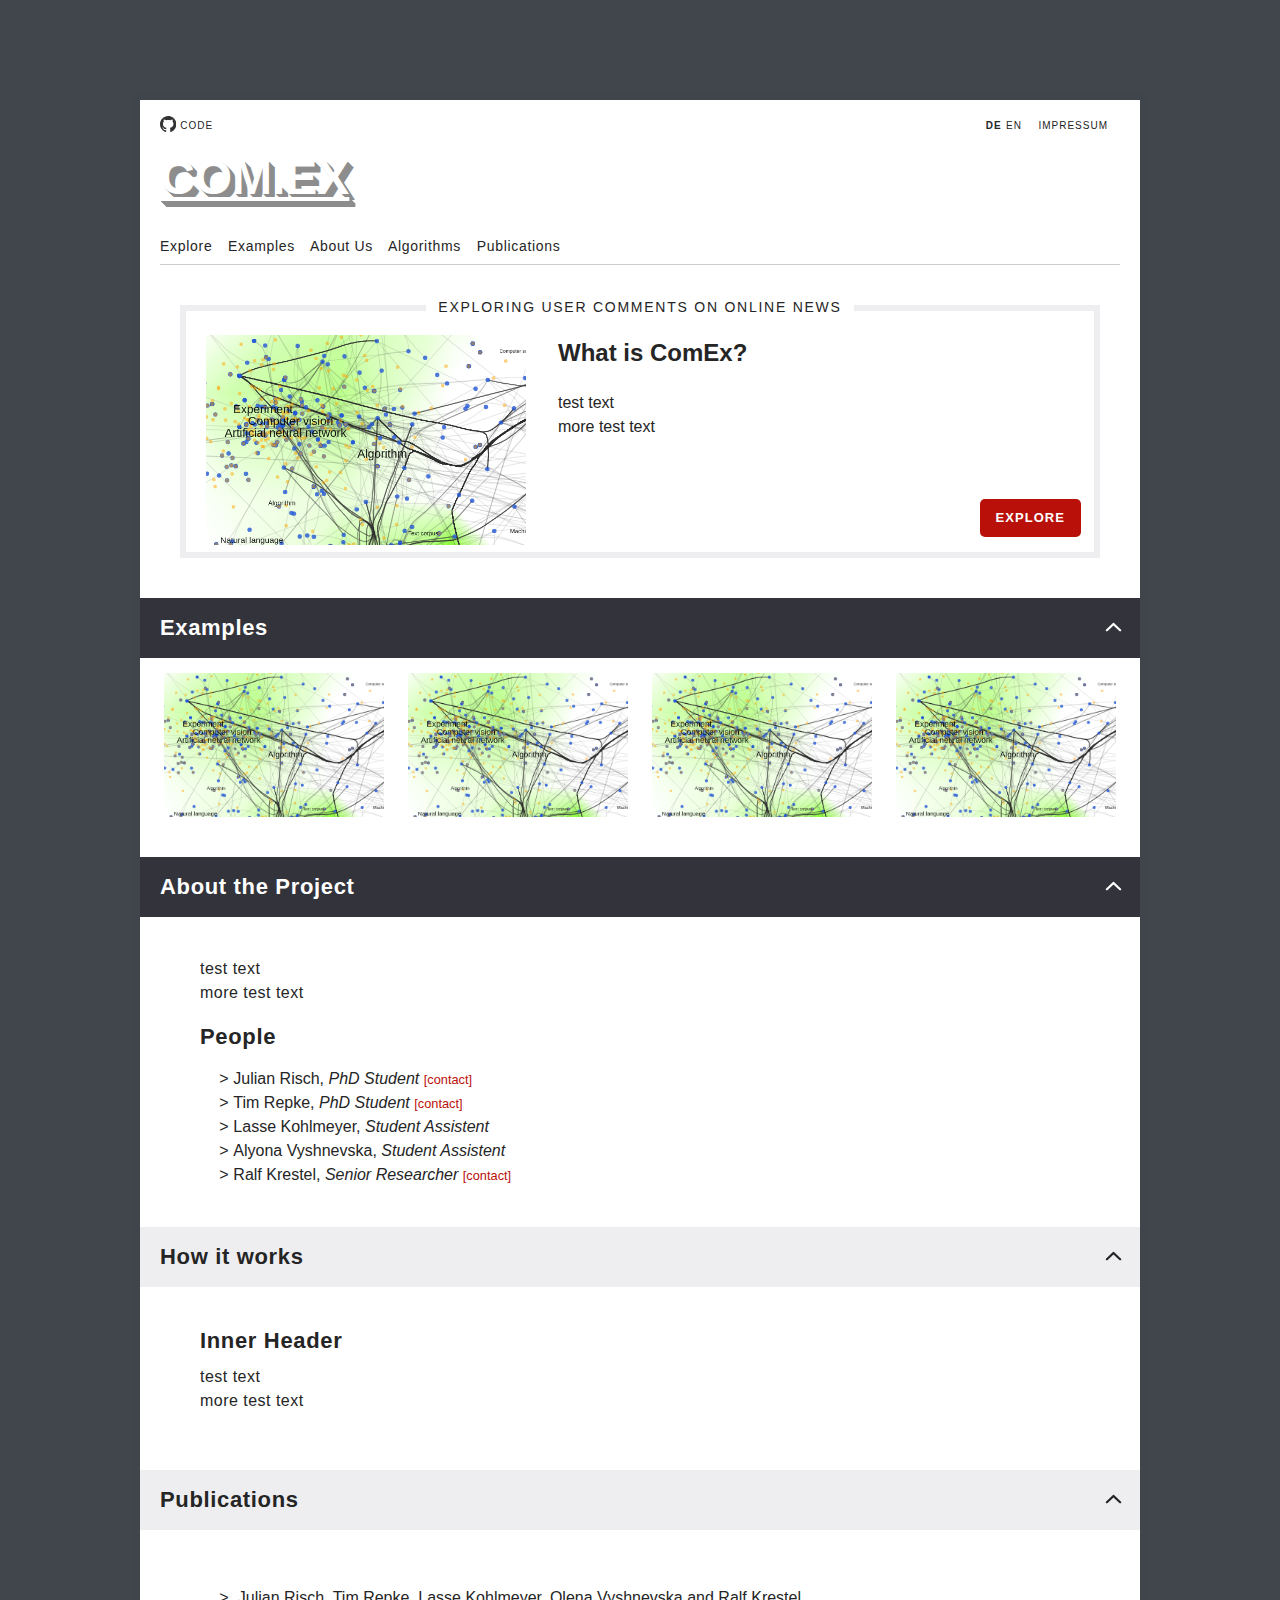
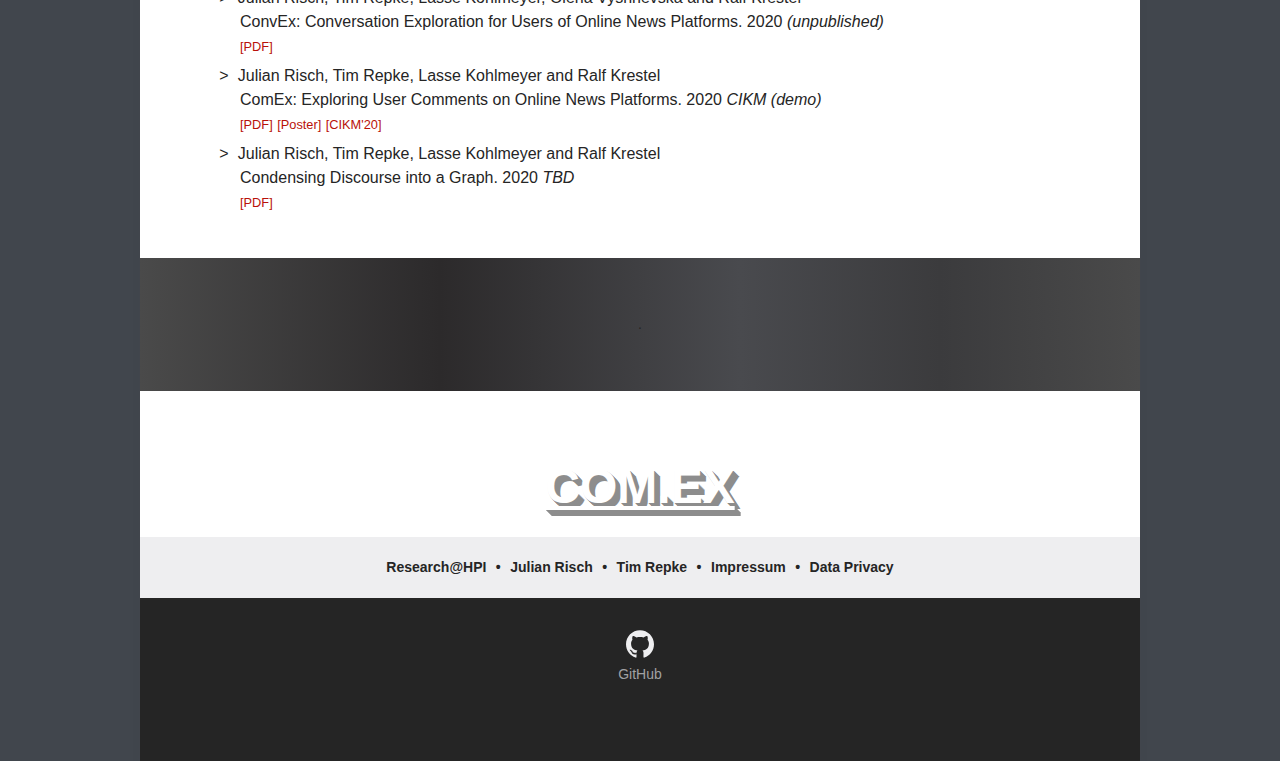
<file: frontend/index.html>
<!DOCTYPE html>
<html lang="en">
<head>
    <meta charset="UTF-8">
    <meta name="viewport" content="width=device-width, initial-scale=1, shrink-to-fit=no, viewport-fit=cover"
          id="viewport-meta">
    <title>Comment Exploration</title>
    <link rel="stylesheet" href="css/main.css">
</head>
<body>
<main>
    <header>
        <div id="header-nav">
            <nav class="nav-left">
                <a href="">
                    <svg style="height:1rem; margin-bottom: -.2rem" viewBox="0 0 256 250" version="1.1" xmlns="http://www.w3.org/2000/svg" xmlns:xlink="http://www.w3.org/1999/xlink" preserveAspectRatio="xMidYMid">
                        <g>
                            <path d="M128.00106,0 C57.3172926,0 0,57.3066942 0,128.00106 C0,184.555281 36.6761997,232.535542 87.534937,249.460899 C93.9320223,250.645779 96.280588,246.684165 96.280588,243.303333 C96.280588,240.251045 96.1618878,230.167899 96.106777,219.472176 C60.4967585,227.215235 52.9826207,204.369712 52.9826207,204.369712 C47.1599584,189.574598 38.770408,185.640538 38.770408,185.640538 C27.1568785,177.696113 39.6458206,177.859325 39.6458206,177.859325 C52.4993419,178.762293 59.267365,191.04987 59.267365,191.04987 C70.6837675,210.618423 89.2115753,204.961093 96.5158685,201.690482 C97.6647155,193.417512 100.981959,187.77078 104.642583,184.574357 C76.211799,181.33766 46.324819,170.362144 46.324819,121.315702 C46.324819,107.340889 51.3250588,95.9223682 59.5132437,86.9583937 C58.1842268,83.7344152 53.8029229,70.715562 60.7532354,53.0843636 C60.7532354,53.0843636 71.5019501,49.6441813 95.9626412,66.2049595 C106.172967,63.368876 117.123047,61.9465949 128.00106,61.8978432 C138.879073,61.9465949 149.837632,63.368876 160.067033,66.2049595 C184.49805,49.6441813 195.231926,53.0843636 195.231926,53.0843636 C202.199197,70.715562 197.815773,83.7344152 196.486756,86.9583937 C204.694018,95.9223682 209.660343,107.340889 209.660343,121.315702 C209.660343,170.478725 179.716133,181.303747 151.213281,184.472614 C155.80443,188.444828 159.895342,196.234518 159.895342,208.176593 C159.895342,225.303317 159.746968,239.087361 159.746968,243.303333 C159.746968,246.709601 162.05102,250.70089 168.53925,249.443941 C219.370432,232.499507 256,184.536204 256,128.00106 C256,57.3066942 198.691187,0 128.00106,0 Z M47.9405593,182.340212 C47.6586465,182.976105 46.6581745,183.166873 45.7467277,182.730227 C44.8183235,182.312656 44.2968914,181.445722 44.5978808,180.80771 C44.8734344,180.152739 45.876026,179.97045 46.8023103,180.409216 C47.7328342,180.826786 48.2627451,181.702199 47.9405593,182.340212 Z M54.2367892,187.958254 C53.6263318,188.524199 52.4329723,188.261363 51.6232682,187.366874 C50.7860088,186.474504 50.6291553,185.281144 51.2480912,184.70672 C51.8776254,184.140775 53.0349512,184.405731 53.8743302,185.298101 C54.7115892,186.201069 54.8748019,187.38595 54.2367892,187.958254 Z M58.5562413,195.146347 C57.7719732,195.691096 56.4895886,195.180261 55.6968417,194.042013 C54.9125733,192.903764 54.9125733,191.538713 55.713799,190.991845 C56.5086651,190.444977 57.7719732,190.936735 58.5753181,192.066505 C59.3574669,193.22383 59.3574669,194.58888 58.5562413,195.146347 Z M65.8613592,203.471174 C65.1597571,204.244846 63.6654083,204.03712 62.5716717,202.981538 C61.4524999,201.94927 61.1409122,200.484596 61.8446341,199.710926 C62.5547146,198.935137 64.0575422,199.15346 65.1597571,200.200564 C66.2704506,201.230712 66.6095936,202.705984 65.8613592,203.471174 Z M75.3025151,206.281542 C74.9930474,207.284134 73.553809,207.739857 72.1039724,207.313809 C70.6562556,206.875043 69.7087748,205.700761 70.0012857,204.687571 C70.302275,203.678621 71.7478721,203.20382 73.2083069,203.659543 C74.6539041,204.09619 75.6035048,205.261994 75.3025151,206.281542 Z M86.046947,207.473627 C86.0829806,208.529209 84.8535871,209.404622 83.3316829,209.4237 C81.8013,209.457614 80.563428,208.603398 80.5464708,207.564772 C80.5464708,206.498591 81.7483088,205.631657 83.2786917,205.606221 C84.8005962,205.576546 86.046947,206.424403 86.046947,207.473627 Z M96.6021471,207.069023 C96.7844366,208.099171 95.7267341,209.156872 94.215428,209.438785 C92.7295577,209.710099 91.3539086,209.074206 91.1652603,208.052538 C90.9808515,206.996955 92.0576306,205.939253 93.5413813,205.66582 C95.054807,205.402984 96.4092596,206.021919 96.6021471,207.069023 Z" fill="#333"></path> <!--#161614--></g>
                    </svg>
                    Code
                </a>
            </nav>
            <nav class="nav-right">
                <a href="index.html" style="margin-right: 0; font-weight: bold">DE</a>
                <a href="index_en.html">EN</a>
                <a href="https://hpi.de/en/imprint.html">Impressum</a>
            </nav>
        </div>
        <div class="logo">
            COM.EX
        </div>
        <nav class="nav-main">
            <a href="#sect-explore">Explore</a>
            <a href="#sect-examples">Examples</a>
            <a href="#sect-about">About Us</a>
            <a href="#sect-algorithms">Algorithms</a>
            <a href="#sect-publications">Publications</a>
        </nav>
    </header>
    <section class="fat-border" id="sect-explore">
        <div>
            <h1><span>Exploring User Comments on Online News</span></h1>
            <div style="display: flex">
                <div style="flex-basis: 20rem">
                    <img src="img/placeholder.png" alt="Explore Comments" style="width: 100%" />
                </div>
                <div style="margin: 0 0 0 2rem">
                    <h2 style="margin-top:0">What is ComEx?</h2>
                    <p>
                        test text<br>
                        more test text
                    </p>
                    <a href="comex.html" class="explore-button">Explore</a>
                </div>
            </div>
        </div>
    </section>
    <section class="dark" id="sect-examples">
        <h1>Examples <a href="#top"><svg xmlns="http://www.w3.org/2000/svg" width="9" height="16" viewBox="0 0 9 16" class="svg-symbol headed-meta__arrow" preserveAspectRatio="xMinYMin meet" role="img" aria-label="Icon"><path d="M.287.461L.332.414a1.006 1.006 0 011.457 0L9 8l-7.211 7.586a1.006 1.006 0 01-1.421.036l-.036-.036-.045-.047a1.045 1.045 0 010-1.439L6.086 8 .287 1.9a1.045 1.045 0 010-1.439z"></path></svg></a></h1>
        <div>
            <figure>
                <img src="img/placeholder.png" alt="Discussion on Climate Change" />
                <figcaption>Climate Change</figcaption>
                <a href="">Explore</a>
            </figure>
            <figure>
                <img src="img/placeholder.png" alt="Discussion on Brexit" />
                <figcaption>Brexit</figcaption>
                <a href="">Explore</a>
            </figure>
            <figure>
                <img src="img/placeholder.png" alt="Discussion on Brexit" />
                <figcaption>Brexit</figcaption>
                <a href="">Explore</a>
            </figure>
            <figure>
                <img src="img/placeholder.png" alt="Discussion on Brexit" />
                <figcaption>Brexit</figcaption>
                <a href="">Explore</a>
            </figure>
        </div>
    </section>
    <section class="dark" id="sect-about">
        <h1>About the Project <a href="#top"><svg xmlns="http://www.w3.org/2000/svg" width="9" height="16" viewBox="0 0 9 16" class="svg-symbol headed-meta__arrow" preserveAspectRatio="xMinYMin meet" role="img" aria-label="Icon"><path d="M.287.461L.332.414a1.006 1.006 0 011.457 0L9 8l-7.211 7.586a1.006 1.006 0 01-1.421.036l-.036-.036-.045-.047a1.045 1.045 0 010-1.439L6.086 8 .287 1.9a1.045 1.045 0 010-1.439z"></path></svg></a></h1>
        <div>
            <p>
                test text<br>
                more test text
            </p>
            <h2>People</h2>
            <ul>
                <li>Julian Risch, <i>PhD Student</i> <a class="small"
                        href="https://hpi.de/naumann/people/julian-risch.html">[contact]</a></li>
                <li>Tim Repke, <i>PhD Student</i> <a class="small" href="https://hpi.de/naumann/people/tim-repke.html">[contact]</a>
                </li>
                <li>Lasse Kohlmeyer, <i>Student Assistent</i></li>
                <li>Alyona Vyshnevska, <i>Student Assistent</i></li>
                <li>Ralf Krestel, <i>Senior Researcher</i> <a class="small" href="https://hpi.de/naumann/sites/krestel/">[contact]</a>
                </li>
            </ul>
        </div>
    </section>

    <section class="light" id="sect-algorithms">
        <h1>How it works <a href="#top"><svg xmlns="http://www.w3.org/2000/svg" width="9" height="16" viewBox="0 0 9 16" class="svg-symbol headed-meta__arrow" preserveAspectRatio="xMinYMin meet" role="img" aria-label="Icon"><path d="M.287.461L.332.414a1.006 1.006 0 011.457 0L9 8l-7.211 7.586a1.006 1.006 0 01-1.421.036l-.036-.036-.045-.047a1.045 1.045 0 010-1.439L6.086 8 .287 1.9a1.045 1.045 0 010-1.439z"></path></svg></a></h1>
        <div>
            <h2>Inner Header</h2>
            <p>
                test text<br>
                more test text
            </p>
        </div>
    </section>
    <section class="light" id="sect-publications">
        <h1>Publications  <a href="#top"><svg xmlns="http://www.w3.org/2000/svg" width="9" height="16" viewBox="0 0 9 16" class="svg-symbol headed-meta__arrow" preserveAspectRatio="xMinYMin meet" role="img" aria-label="Icon"><path d="M.287.461L.332.414a1.006 1.006 0 011.457 0L9 8l-7.211 7.586a1.006 1.006 0 01-1.421.036l-.036-.036-.045-.047a1.045 1.045 0 010-1.439L6.086 8 .287 1.9a1.045 1.045 0 010-1.439z"></path></svg></a></h1>
        <div>
            <ul>
                <li>
                    Julian Risch, Tim Repke, Lasse Kohlmeyer, Olena Vyshnevska and Ralf Krestel<br />
                    ConvEx: Conversation Exploration for Users of Online News Platforms. 2020 <i>(unpublished)</i><br />
                    <a class="small" href="resources/whitepaper.pdf">[PDF]</a>
                </li>
                <li>
                    Julian Risch, Tim Repke, Lasse Kohlmeyer and Ralf Krestel<br />
                    ComEx: Exploring User Comments on Online News Platforms. 2020 <i>CIKM (demo)</i><br />
                    <a class="small" href="">[PDF]</a> <a class="small" href="">[Poster]</a> <a class="small" href="https://cikm2020.org/">[CIKM'20]</a>
                </li>
                <li>
                    Julian Risch, Tim Repke, Lasse Kohlmeyer and Ralf Krestel<br />
                    Condensing Discourse into a Graph. 2020 <i>TBD</i><br />
                    <a class="small" href="">[PDF]</a>
                </li>
            </ul>
        </div>
    </section>
    <footer>
        <div class="foot-sep">.</div>
        <div class="logo">COM.EX</div>
        <div class="linkdump">
            <a href="https://hpi.de/naumann/projects/web-science.html">Research@HPI</a> •
            <a href="https://hpi.de/naumann/people/julian-risch.html">Julian Risch</a> •
            <a href="https://hpi.de/naumann/people/tim-repke.html">Tim Repke</a> •
            <a href="https://hpi.de/en/imprint.html">Impressum</a> •
            <a href="https://hpi.de/en/data-privacy.html">Data Privacy</a>
        </div>
        <div class="foot">
            <div><a href="">
                <svg width="1.75rem" height="1.75rem" viewBox="0 0 256 250" version="1.1"
                     xmlns="http://www.w3.org/2000/svg" xmlns:xlink="http://www.w3.org/1999/xlink"
                     preserveAspectRatio="xMidYMid">
                    <g>
                        <path d="M128.00106,0 C57.3172926,0 0,57.3066942 0,128.00106 C0,184.555281 36.6761997,232.535542 87.534937,249.460899 C93.9320223,250.645779 96.280588,246.684165 96.280588,243.303333 C96.280588,240.251045 96.1618878,230.167899 96.106777,219.472176 C60.4967585,227.215235 52.9826207,204.369712 52.9826207,204.369712 C47.1599584,189.574598 38.770408,185.640538 38.770408,185.640538 C27.1568785,177.696113 39.6458206,177.859325 39.6458206,177.859325 C52.4993419,178.762293 59.267365,191.04987 59.267365,191.04987 C70.6837675,210.618423 89.2115753,204.961093 96.5158685,201.690482 C97.6647155,193.417512 100.981959,187.77078 104.642583,184.574357 C76.211799,181.33766 46.324819,170.362144 46.324819,121.315702 C46.324819,107.340889 51.3250588,95.9223682 59.5132437,86.9583937 C58.1842268,83.7344152 53.8029229,70.715562 60.7532354,53.0843636 C60.7532354,53.0843636 71.5019501,49.6441813 95.9626412,66.2049595 C106.172967,63.368876 117.123047,61.9465949 128.00106,61.8978432 C138.879073,61.9465949 149.837632,63.368876 160.067033,66.2049595 C184.49805,49.6441813 195.231926,53.0843636 195.231926,53.0843636 C202.199197,70.715562 197.815773,83.7344152 196.486756,86.9583937 C204.694018,95.9223682 209.660343,107.340889 209.660343,121.315702 C209.660343,170.478725 179.716133,181.303747 151.213281,184.472614 C155.80443,188.444828 159.895342,196.234518 159.895342,208.176593 C159.895342,225.303317 159.746968,239.087361 159.746968,243.303333 C159.746968,246.709601 162.05102,250.70089 168.53925,249.443941 C219.370432,232.499507 256,184.536204 256,128.00106 C256,57.3066942 198.691187,0 128.00106,0 Z M47.9405593,182.340212 C47.6586465,182.976105 46.6581745,183.166873 45.7467277,182.730227 C44.8183235,182.312656 44.2968914,181.445722 44.5978808,180.80771 C44.8734344,180.152739 45.876026,179.97045 46.8023103,180.409216 C47.7328342,180.826786 48.2627451,181.702199 47.9405593,182.340212 Z M54.2367892,187.958254 C53.6263318,188.524199 52.4329723,188.261363 51.6232682,187.366874 C50.7860088,186.474504 50.6291553,185.281144 51.2480912,184.70672 C51.8776254,184.140775 53.0349512,184.405731 53.8743302,185.298101 C54.7115892,186.201069 54.8748019,187.38595 54.2367892,187.958254 Z M58.5562413,195.146347 C57.7719732,195.691096 56.4895886,195.180261 55.6968417,194.042013 C54.9125733,192.903764 54.9125733,191.538713 55.713799,190.991845 C56.5086651,190.444977 57.7719732,190.936735 58.5753181,192.066505 C59.3574669,193.22383 59.3574669,194.58888 58.5562413,195.146347 Z M65.8613592,203.471174 C65.1597571,204.244846 63.6654083,204.03712 62.5716717,202.981538 C61.4524999,201.94927 61.1409122,200.484596 61.8446341,199.710926 C62.5547146,198.935137 64.0575422,199.15346 65.1597571,200.200564 C66.2704506,201.230712 66.6095936,202.705984 65.8613592,203.471174 Z M75.3025151,206.281542 C74.9930474,207.284134 73.553809,207.739857 72.1039724,207.313809 C70.6562556,206.875043 69.7087748,205.700761 70.0012857,204.687571 C70.302275,203.678621 71.7478721,203.20382 73.2083069,203.659543 C74.6539041,204.09619 75.6035048,205.261994 75.3025151,206.281542 Z M86.046947,207.473627 C86.0829806,208.529209 84.8535871,209.404622 83.3316829,209.4237 C81.8013,209.457614 80.563428,208.603398 80.5464708,207.564772 C80.5464708,206.498591 81.7483088,205.631657 83.2786917,205.606221 C84.8005962,205.576546 86.046947,206.424403 86.046947,207.473627 Z M96.6021471,207.069023 C96.7844366,208.099171 95.7267341,209.156872 94.215428,209.438785 C92.7295577,209.710099 91.3539086,209.074206 91.1652603,208.052538 C90.9808515,206.996955 92.0576306,205.939253 93.5413813,205.66582 C95.054807,205.402984 96.4092596,206.021919 96.6021471,207.069023 Z"
                              fill="#eeeef0"></path> <!--#161614-->
                    </g>
                </svg>
                <br />GitHub
            </a></div>
        </div>
    </footer>
</main>
</body>
</html>
</file>
<file: frontend/css/main.css>
body {
    background-color: #41464d;
    color: #fff;
    font-family: "TabletGothic", "Helvetica Neue", Helvetica, Arial, FreeSans, sans-serif;
    font-size: 1em;
    line-height: 1.5;
    margin: 0;
    padding: 100px 0 0 0;
}

body > div:nth-child(1) {
    display: none;
}

a {
    color: #b91109;
    text-decoration: none
}

a:hover, a:active, a:focus {
    color: #ff8600
}

li {
    list-style: none;
}

li::before {
    content: '>';
    margin-left: -1.3em;
    margin-right: 0.3em;
}

main {
    background-color: #ffffff;
    box-shadow: 0 0 0.3125em rgba(65, 70, 77, 0.5);
    color: #252525;
    margin: 0 auto;
    max-width: 62.5rem;
    min-width: 300px;
    padding: env(safe-area-inset-top) env(safe-area-inset-right) 0 env(safe-area-inset-left);
}

header {
    padding: .625rem 1.25rem 0;
}

header a {
    color: #252525;
}

#header-nav {
    text-align: right;
    color: #000;
    text-transform: uppercase;
    display: flex;
    flex-flow: row wrap;
}

nav {
    display: block;
}

nav.nav-left {
    margin-right: auto;
}

nav.nav-main {
    border-bottom: 1px solid #cccccf;
    font-size: .875rem;
    line-height: 2.25rem;
    letter-spacing: 0.05em;
}

nav.nav-main a {
    font-size: .875rem;
    line-height: 2.25rem;
    padding-right: .6875rem;
}

#header-nav a {
    line-height: 2rem;
    font-size: 0.625rem;
    letter-spacing: 1px;
    margin-right: 0.75rem;
}

.logo {
    text-shadow: 1px 1px 0 #8D8D8D, 2px 2px 0 #8D8D8D, 3px 3px 0 #8D8D8D, 4px 4px 0 #8D8D8D, 5px 5px 0 #8D8D8D, 6px 6px 0 #8D8D8D; /* , 7px 7px 0 #8D8D8D, 8px 8px 0 #8D8D8D, 9px 9px 0 #8D8D8D, 10px 10px 5px rgba(0, 0, 0, 0.8);*/
    font-size: 3rem;
    font-weight: bold;
    color: white;
    text-decoration: underline;
    padding: 0;
    margin: 0;
    height: 5.375rem;
}

section {
    position: relative;
}

section.fat-border {
    margin-top: 2.5rem;
    margin-left: 1.25rem;
    margin-right: 1.25rem;
    padding-left: 1.25rem;
    padding-right: 1.25rem;
    color: #252525;
    position: relative;
    display: block;
}

section.fat-border > div {
    padding-left: 1.25rem;
    padding-right: 1.25rem;
    border: 6px solid #eeeef0;
    margin: 1.5rem auto 1.25rem;
}

section.fat-border > div > h1 {
    top: -1rem;
    margin: 0 auto;
    position: relative;
    padding: 0;
    text-align: center;
    font-size: 1em;
}

section.fat-border > div > h1 > span {
    background-color: white;
    display: inline-block;
    padding: 0 .75rem;
    font-size: 0.875rem;
    letter-spacing: 0.125em;
    font-weight: normal;
    max-width: 90%;
    text-transform: uppercase;
    text-align: center;
}

section > div > h2 {
    font-size: 1.375rem;
    margin: 0 0 0.4em 0;
    letter-spacing: .03em;
    line-height: 1.3;
    font-weight: 700;
}

section > div > p {
    font-size: 1rem;
    margin: 0;
    letter-spacing: .03em;
    padding-bottom: 1.1rem;
}

section.dark, section.light {
    margin-top: 2.5rem;
    color: #252525;
    position: relative;
    display: block;
}

section.dark > div, section.light > div {
    margin-left: 2.5rem;
    margin-right: 2.5rem;
    margin-top: 1.25rem;
    padding-top: 1.25rem;
    padding-left: 1.25rem;
    padding-right: 1.25rem;
    max-width: 55rem;
}

section.dark > h1 > a, section.light > h1 > a {
    color: inherit;
    font-weight: bold;
    position: absolute;
    right: 1em;
}

section.dark > h1 > a > svg,
section.light > h1 > a > svg {
    transform: rotate(-90deg);
    fill: currentColor;
}

section.dark > h1, section.light > h1 {
    padding: .9375rem 1.25rem;
    line-height: 1.875rem;
    letter-spacing: .03em;

    font-size: 1.375rem;
    background-color: #33333c;
    color: #fff;
    display: flex;
    text-rendering: optimizeLegibility;
}

section.light > h1 {
    background-color: #eeeef0;
    color: #252525;
}

#sect-publications li {
    margin-bottom: 0.375em;
}

a.small {
    font-size: 0.8em;
}

#sect-examples div {
    display: flex;
    flex-grow: 1;
    flex-basis: 0;
    justify-content: center;
    margin: 0;
    padding: 0;
    max-width: none;
}

#sect-examples figure {
    margin: 0 0 0 1.5rem;
    padding: 0;
    text-align: center;
    position: relative;
    overflow: hidden;
    max-height: 10rem;
    flex: 1;
}

#sect-examples figure:last-child {
    margin-right: 1.5rem;
}

#sect-examples figure > img {
    width: 100%;
    margin: 0;
    padding: 0;
    position: relative;
    transition: all 0.3s cubic-bezier(.17, .67, .63, .99);
    display: block;
    height: auto !important;
}

#sect-examples figure:hover {
    /*overflow: visible;*/
}

#sect-examples figure:hover > img {
    transform: scale(1.2);
    filter: brightness(35%);
}

#sect-examples figure:hover a,
#sect-examples figure:hover figcaption {
    opacity: 1;
}

#sect-examples figure figcaption {
    position: absolute;
    margin: 0;
    padding: 0;
    top: 0;
    left: 50%;
    transform: translate(-50%, 0);
    color: #eeeef0;
    font-size: 1.1em;
    letter-spacing: 0.1em;
    width: 100%;
    opacity: 0;
}

#sect-examples figure a {
    position: absolute;
    bottom: 0.5em;
    left: 50%;
    transform: translate(-50%, 0);
    text-transform: uppercase;
    color: #fff;
    font-weight: bold;
    border: 1px solid #fff;
    transition: all 0.4s ease;
    margin: 0;
    padding: 0.3em 0.5em;
    opacity: 0;
}

#sect-examples figure a:hover {
    box-shadow: 0 0 5px #fff;
}

.explore-button {
    display: inline-block;
    background-color: #b91109;
    border-radius: 5px;
    color: #fff;
    font-size: .8125rem;
    font-weight: bold;
    letter-spacing: .08em;
    line-height: 1.125rem;
    margin: 0;
    padding: .625rem 1rem;
    text-align: center;
    text-transform: uppercase;
    transition: all 0.15s ease-in-out;
    text-rendering: optimizeLegibility;
    position: absolute;
    right: 3em;
    bottom: 1.3rem;
}

.explore-button:hover {
    background-color: #880d07;
    color: #fff;
    cursor: pointer;
}

footer {
    font-size: .875rem;
    margin-top: 2.75rem;
    text-align: center;
}

footer > div.foot-sep {
    background-color: #33333c;
    background-image: linear-gradient(to right, #4A4A4A 0%, #2C2A2B 30%, #494A4E 60%, #3B3B3D 80%, #4A4A4A 100%);
    padding: 3.5rem 0;
    display: block;
    margin: 1.25rem 0 3.75rem 0;
    /*border-bottom: 1px solid #cccccf;
    margin: .625rem 1.25rem 3.75rem 1.25rem;*/
}

footer > div.linkdump {
    background-color: #eeeef0;
    padding-bottom: 1.25rem;
    padding-top: 1.25rem;
    font-weight: bold;
}

footer > div.linkdump a {
    color: #252525;
    margin: 0 .4em;
    font-size: 0.875rem;
}

footer > div.linkdump a:hover,
footer > div.linkdump a:active,
footer > div.linkdump a:focus {
    color: #000;
}

footer > div.foot {
    background-color: #252525;
    padding-bottom: 1.25rem;
    padding-top: 1.25rem;
    border: none;
    color: #cccccf;
}

footer > div.foot > div {
    text-align: center;
    padding-bottom: 3.5rem;
    padding-top: 0.75rem;
}

footer > div.foot svg g {
    fill: #a1a1a3;
}

footer > div.foot:hover svg g,
footer > div.foot:active svg g,
footer > div.foot:focus svg g {
    fill: #fff;
}

footer > div.foot a {
    color: #a1a1a3;
}

footer > div.foot a:hover,
footer > div.foot a:active,
footer > div.foot a:focus {
    color: #fff;
}
</file>
